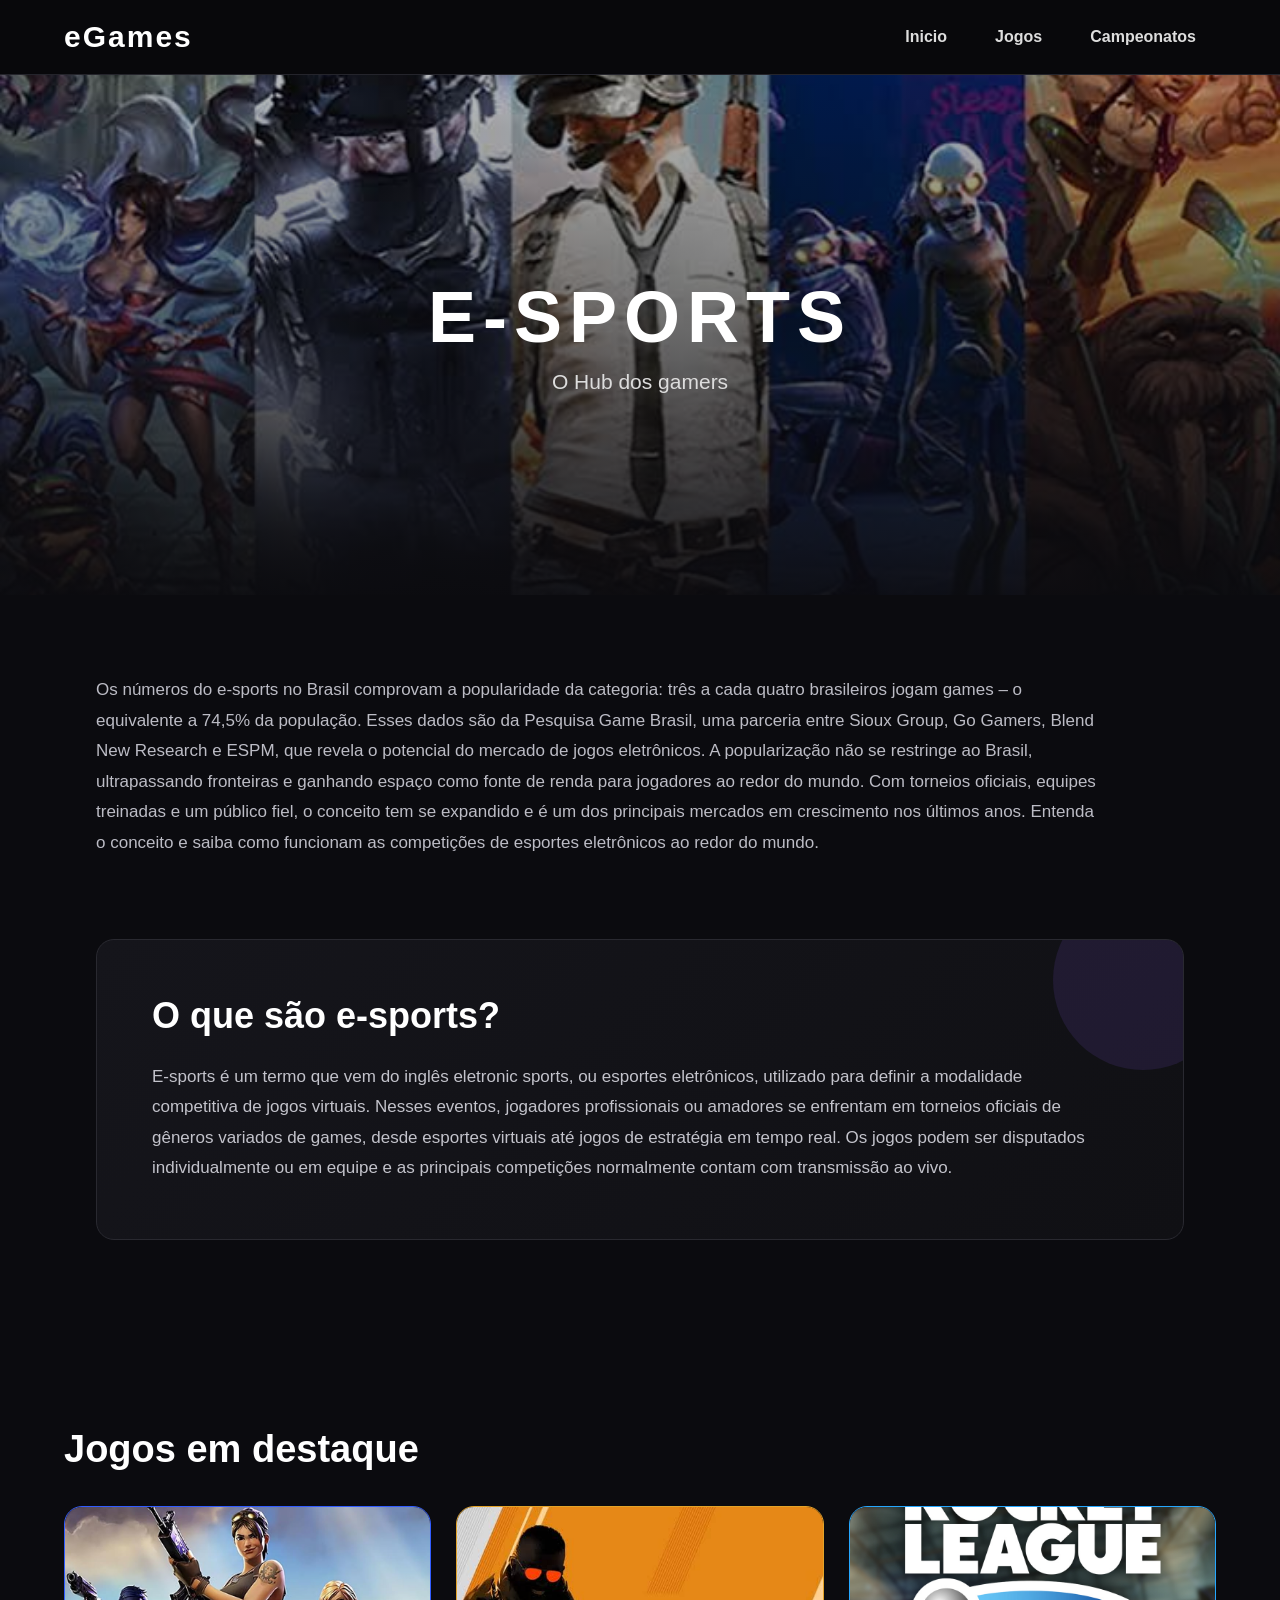
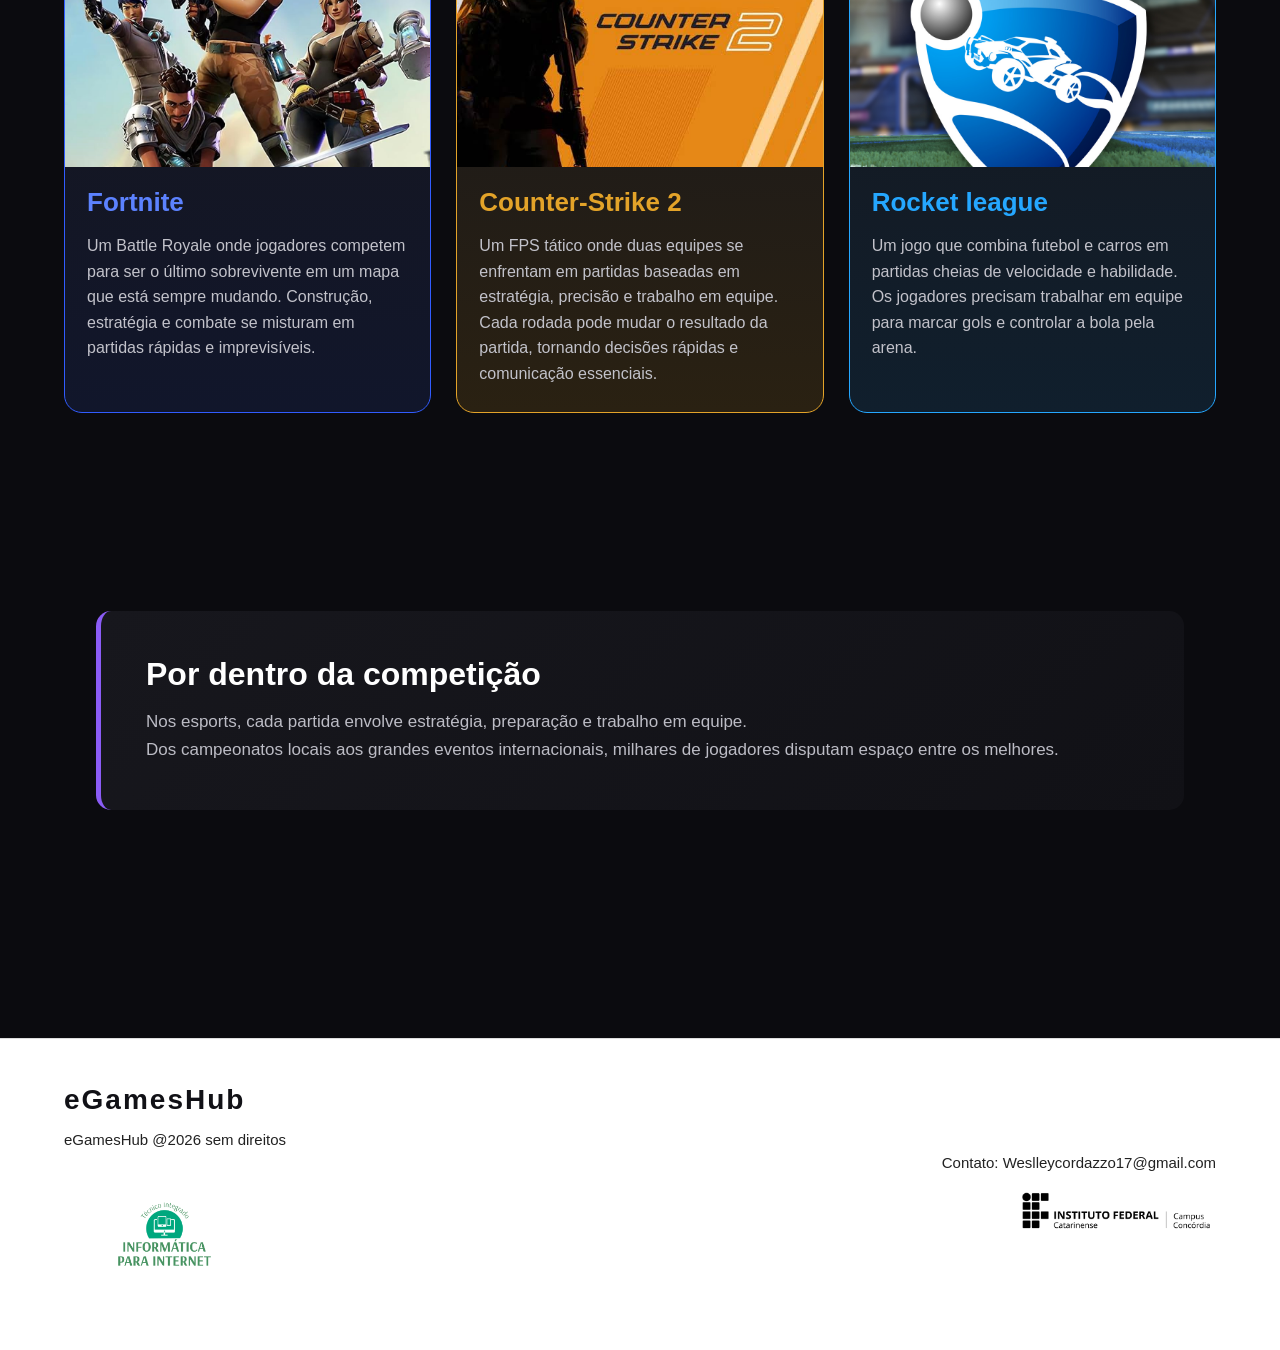
<file: index.html>
<!DOCTYPE html>
<html>
<head>

    <title>eGamesHub - Inicio</title>
    <link rel="stylesheet" href="style.css">

</head>
<body>
    
    <header>

        <div id="conteiner_header">

            <div id="nome_header">
                <p>eGames</p>    
            </div>

            <div id="paginas">

                <a href="index.html" class="botao_troca_pagina"><b>Inicio</b></a>
                <a href="paginas/jogos.html" class="botao_troca_pagina"><b>Jogos</b></a>
                <a href="paginas/campeonatos.html" class="botao_troca_pagina"><b>Campeonatos</b></a>

            </div>

        </div>

    </header>

    <section id="hero">

        <img src="imagens/hero.jpg">

        <h1>E-SPORTS</h1>

        <h3>O Hub dos gamers</h3>

    </section>


    <section id="introducao">

        <p>Os números do e-sports no Brasil comprovam a popularidade da categoria: três a cada quatro brasileiros jogam games – o equivalente a 74,5% da população.
Esses dados são da Pesquisa Game Brasil, uma parceria entre Sioux Group, Go Gamers, Blend New Research e ESPM, que revela o potencial do mercado de jogos eletrônicos.
A popularização não se restringe ao Brasil, ultrapassando fronteiras e ganhando espaço como fonte de renda para jogadores ao redor do mundo.
Com torneios oficiais, equipes treinadas e um público fiel, o conceito tem se expandido e é um dos principais mercados em crescimento nos últimos anos.
Entenda o conceito e saiba como funcionam as competições de esportes eletrônicos ao redor do mundo.</p>

    </section>

    <section id="oq_e">

        <h2>O que são e-sports?</h2>

        <p>E-sports é um termo que vem do inglês eletronic sports, ou esportes eletrônicos, utilizado para definir a modalidade competitiva de jogos virtuais.
Nesses eventos, jogadores profissionais ou amadores se enfrentam em torneios oficiais de gêneros variados de games, desde esportes virtuais até jogos de estratégia em tempo real.
Os jogos podem ser disputados individualmente ou em equipe e as principais competições normalmente contam com transmissão ao vivo.</p>

    </section>

    <br>

    <section id="jogos_destaque">
        <h2>Jogos em destaque</h2>

        <div id="conteiner_destaque">

            <div class="jogo_destaque" id="fortnite">

                <img src="imagens/capa_fortnite.jpg" alt="" width="400" height="250">
                <h3 class="titulo_jogo_destaque">Fortnite</h3>
                <p class="sobre_jogo_destaque">Um Battle Royale onde jogadores competem para ser o último sobrevivente em um mapa que está sempre mudando.
Construção, estratégia e combate se misturam em partidas rápidas e imprevisíveis.</p>

            </div>

            <div class="jogo_destaque" id="Counter-Strike 2">

                <img src="imagens/capa_cs2.jpg" alt="" width="400" height="250">
                <h3 class="titulo_jogo_destaque">Counter-Strike 2</h3>
                <p class="sobre_jogo_destaque">Um FPS tático onde duas equipes se enfrentam em partidas baseadas em estratégia, precisão e trabalho em equipe.
Cada rodada pode mudar o resultado da partida, tornando decisões rápidas e comunicação essenciais.</p>

            </div>

            <div class="jogo_destaque" id="Rocket league">

                <img src="imagens/capa_rochetleague.jpg" alt="" width="400" height="250">
                <h3 class="titulo_jogo_destaque">Rocket league</h3>
                <p class="sobre_jogo_destaque">Um jogo que combina futebol e carros em partidas cheias de velocidade e habilidade.
Os jogadores precisam trabalhar em equipe para marcar gols e controlar a bola pela arena.</p>

            </div>

        </div>

    </section>

    <br>

    <section id="por_dentro">

        <div id="bloco_por_dentro">

            <h2>Por dentro da competição</h2>
            <p>Nos esports, cada partida envolve estratégia, preparação e trabalho em equipe.<br> Dos campeonatos locais aos grandes eventos internacionais, milhares de jogadores disputam espaço entre os melhores.</p>

        </div>

    </section>

    <br>

    <footer>

        <div id="conteiner_footer">
            
            <div id="footer_esquerdo">
                <h3>eGamesHub @2026 sem direitos</h3>
                <img src="imagens/TI-Informatica-para-internet-1.png" alt="" width="200">
            </div>

            <div id="footer_direito">
                <h3>Contato: Weslleycordazzo17@gmail.com</h3>

                <img src="imagens/IFC Concórdia estendido PRETO fundo transparente.png" alt="" width="200">
            </div>

        </div>

    </footer>
</body>
</html>
</file>
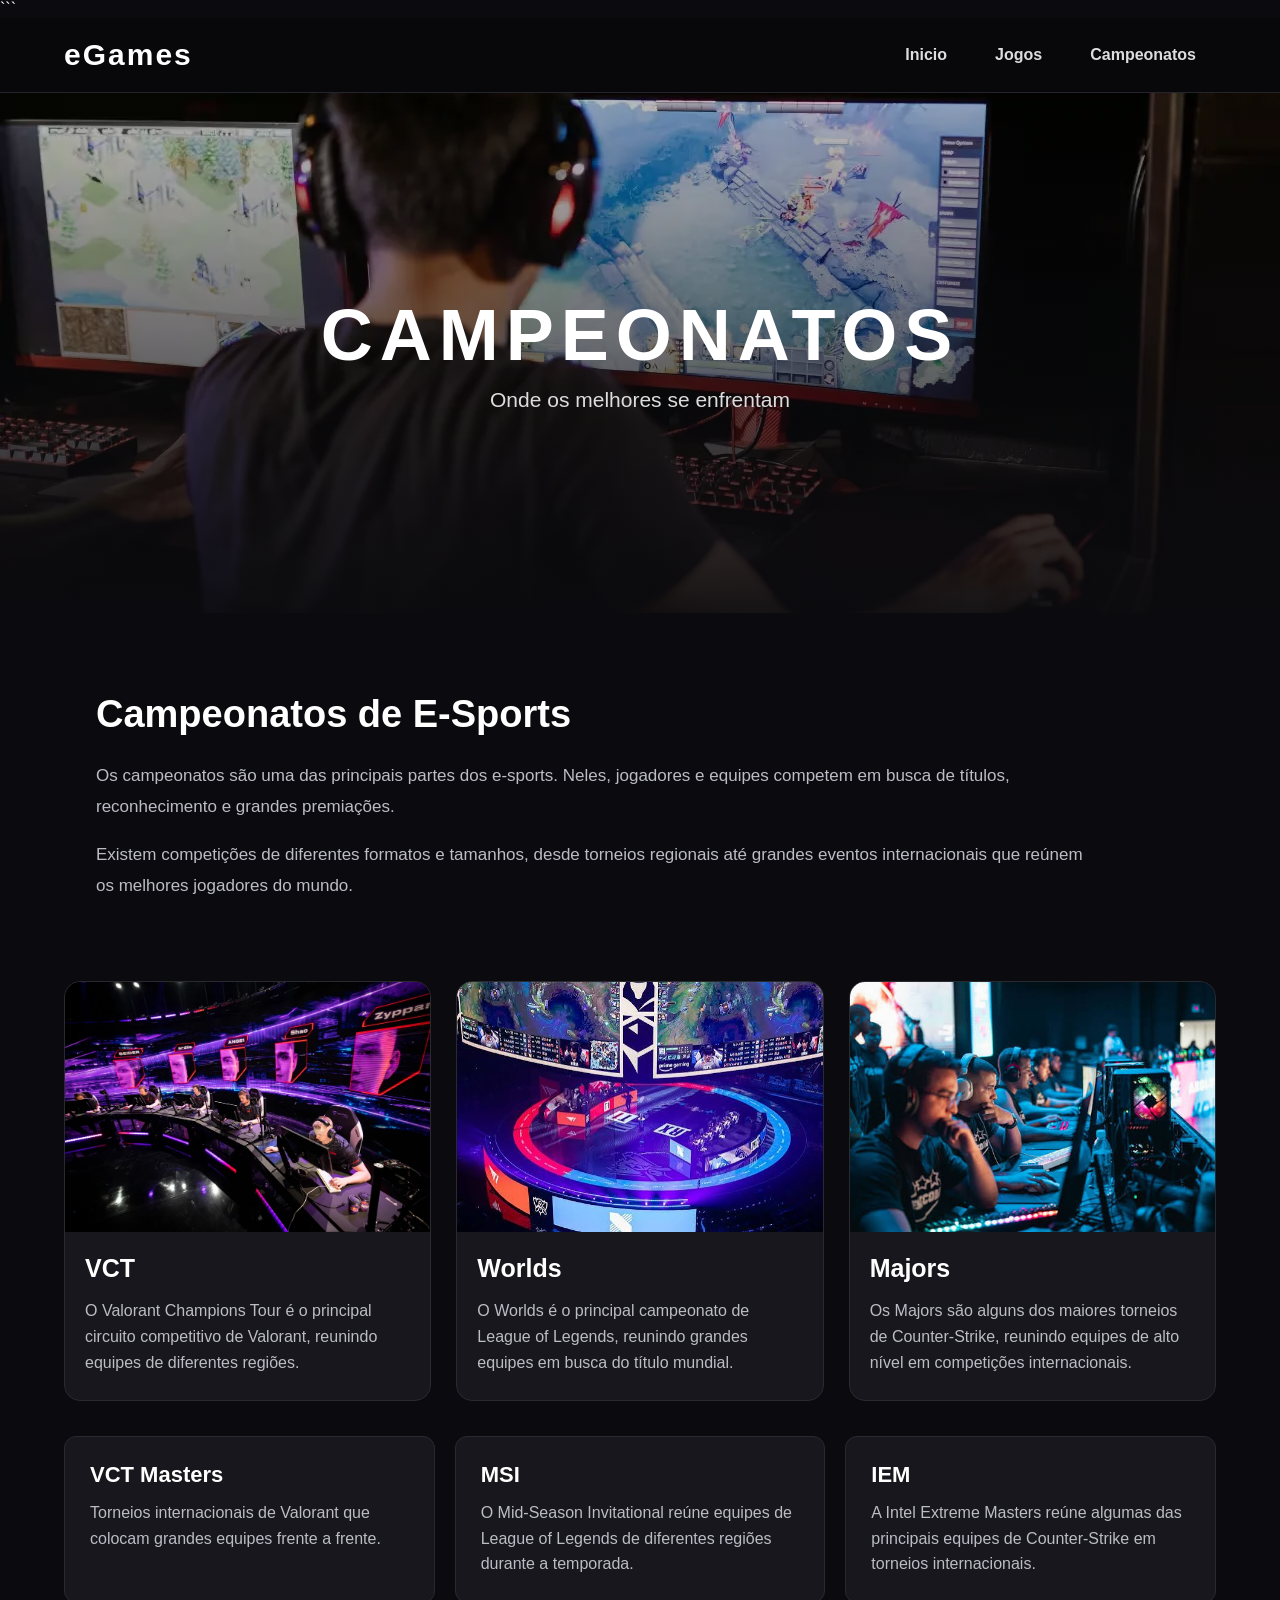
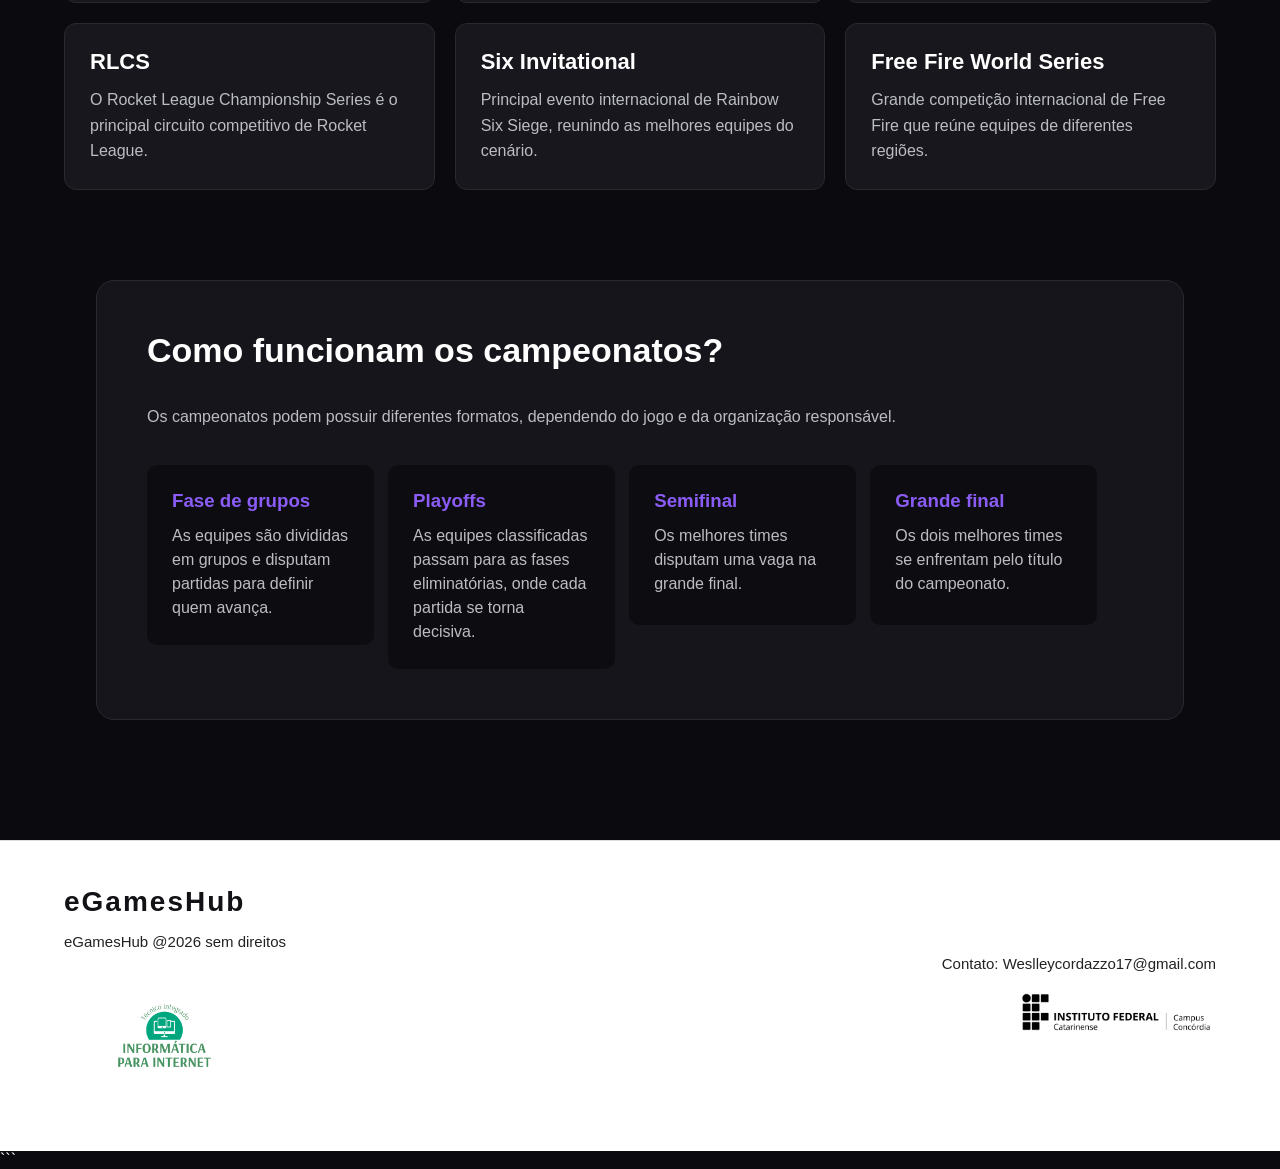
<file: paginas/campeonatos.html>
<!DOCTYPE html>

<html>

<head>
    <title>eGamesHub - Campeonatos</title>
    <link rel="stylesheet" href="../style.css">
</head>

<body>

```
<header>
    <div id="conteiner_header">

        <div id="nome_header">
            <p>eGames</p>
        </div>

        <div id="paginas">
            <a href="../index.html" class="botao_troca_pagina"><b>Inicio</b></a>
            <a href="jogos.html" class="botao_troca_pagina"><b>Jogos</b></a>
            <a href="campeonatos.html" class="botao_troca_pagina"><b>Campeonatos</b></a>
        </div>

    </div>
</header>


<section id="hero">

    <img src="../imagens/hero2.jpg">

    <h1>Campeonatos</h1>

    <h3>Onde os melhores se enfrentam</h3>

</section>


<section id="introdução">

    <div>
        <h2>Campeonatos de E-Sports</h2>
    </div>

    <div>

        <p>
            Os campeonatos são uma das principais partes dos e-sports.
            Neles, jogadores e equipes competem em busca de títulos,
            reconhecimento e grandes premiações.
        </p>

        <br>

        <p>
            Existem competições de diferentes formatos e tamanhos,
            desde torneios regionais até grandes eventos internacionais
            que reúnem os melhores jogadores do mundo.
        </p>

    </div>

</section>


<section id="campeonatos">

    <div id="conteiner-campeonatos">

        <div id="conteiner_destaque">

            <div class="campeonato_destaque">

                <img src="../imagens/campeonato_valorant.jpg" alt="" width="400" height="250">

                <h3 class="titulo_campeonato_destaque">VCT</h3>

                <p class="sobre_campeonato_destaque">
                    O Valorant Champions Tour é o principal circuito competitivo
                    de Valorant, reunindo equipes de diferentes regiões.
                </p>

            </div>


            <div class="campeonato_destaque">

                <img src="../imagens/campeonato_lol.jpg" alt="" width="400" height="250">

                <h3 class="titulo_campeonato_destaque">Worlds</h3>

                <p class="sobre_campeonato_destaque">
                    O Worlds é o principal campeonato de League of Legends,
                    reunindo grandes equipes em busca do título mundial.
                </p>

            </div>


            <div class="campeonato_destaque">

                <img src="../imagens/campeonato_cs2.jpg" alt="" width="400" height="250">

                <h3 class="titulo_campeonato_destaque">Majors</h3>

                <p class="sobre_campeonato_destaque">
                    Os Majors são alguns dos maiores torneios de Counter-Strike,
                    reunindo equipes de alto nível em competições internacionais.
                </p>

            </div>

        </div>


        <div id="conteiner_outros">

            <div class="campeonatos_random">

                <h3 class="titulo_campeonato_random">VCT Masters</h3>

                <p class="sobre_campeonato_random">
                    Torneios internacionais de Valorant que colocam grandes
                    equipes frente a frente.
                </p>

            </div>


            <div class="campeonatos_random">

                <h3 class="titulo_campeonato_random">MSI</h3>

                <p class="sobre_campeonato_random">
                    O Mid-Season Invitational reúne equipes de League of Legends
                    de diferentes regiões durante a temporada.
                </p>

            </div>


            <div class="campeonatos_random">

                <h3 class="titulo_campeonato_random">IEM</h3>

                <p class="sobre_campeonato_random">
                    A Intel Extreme Masters reúne algumas das principais equipes
                    de Counter-Strike em torneios internacionais.
                </p>

            </div>


            <div class="campeonatos_random">

                <h3 class="titulo_campeonato_random">RLCS</h3>

                <p class="sobre_campeonato_random">
                    O Rocket League Championship Series é o principal circuito
                    competitivo de Rocket League.
                </p>

            </div>


            <div class="campeonatos_random">

                <h3 class="titulo_campeonato_random">Six Invitational</h3>

                <p class="sobre_campeonato_random">
                    Principal evento internacional de Rainbow Six Siege,
                    reunindo as melhores equipes do cenário.
                </p>

            </div>


            <div class="campeonatos_random">

                <h3 class="titulo_campeonato_random">Free Fire World Series</h3>

                <p class="sobre_campeonato_random">
                    Grande competição internacional de Free Fire que reúne
                    equipes de diferentes regiões.
                </p>

            </div>

        </div>

    </div>

</section>


<section id="competitivo">

    <div>

        <h2>Como funcionam os campeonatos?</h2>

        <br>

        <p>
            Os campeonatos podem possuir diferentes formatos,
            dependendo do jogo e da organização responsável.
        </p>


        <div>

            <h3>Fase de grupos</h3>

            <p>
                As equipes são divididas em grupos e disputam partidas
                para definir quem avança.
            </p>

        </div>


        <div>

            <h3>Playoffs</h3>

            <p>
                As equipes classificadas passam para as fases eliminatórias,
                onde cada partida se torna decisiva.
            </p>

        </div>


        <div>

            <h3>Semifinal</h3>

            <p>
                Os melhores times disputam uma vaga na grande final.
            </p>

        </div>


        <div>

            <h3>Grande final</h3>

            <p>
                Os dois melhores times se enfrentam pelo título
                do campeonato.
            </p>

        </div>

    </div>

</section>


<footer>

    <div id="conteiner_footer">

        <div id="footer_esquerdo">

            <h3>eGamesHub @2026 sem direitos</h3>

            <img src="../imagens/TI-Informatica-para-internet-1.png" alt="" width="200">

        </div>


        <div id="footer_direito">

            <h3>Contato: Weslleycordazzo17@gmail.com</h3>

            <img src="../imagens/IFC Concórdia estendido PRETO fundo transparente.png" alt="" width="200">

        </div>

    </div>

</footer>
```

</body>

</html>
</file>
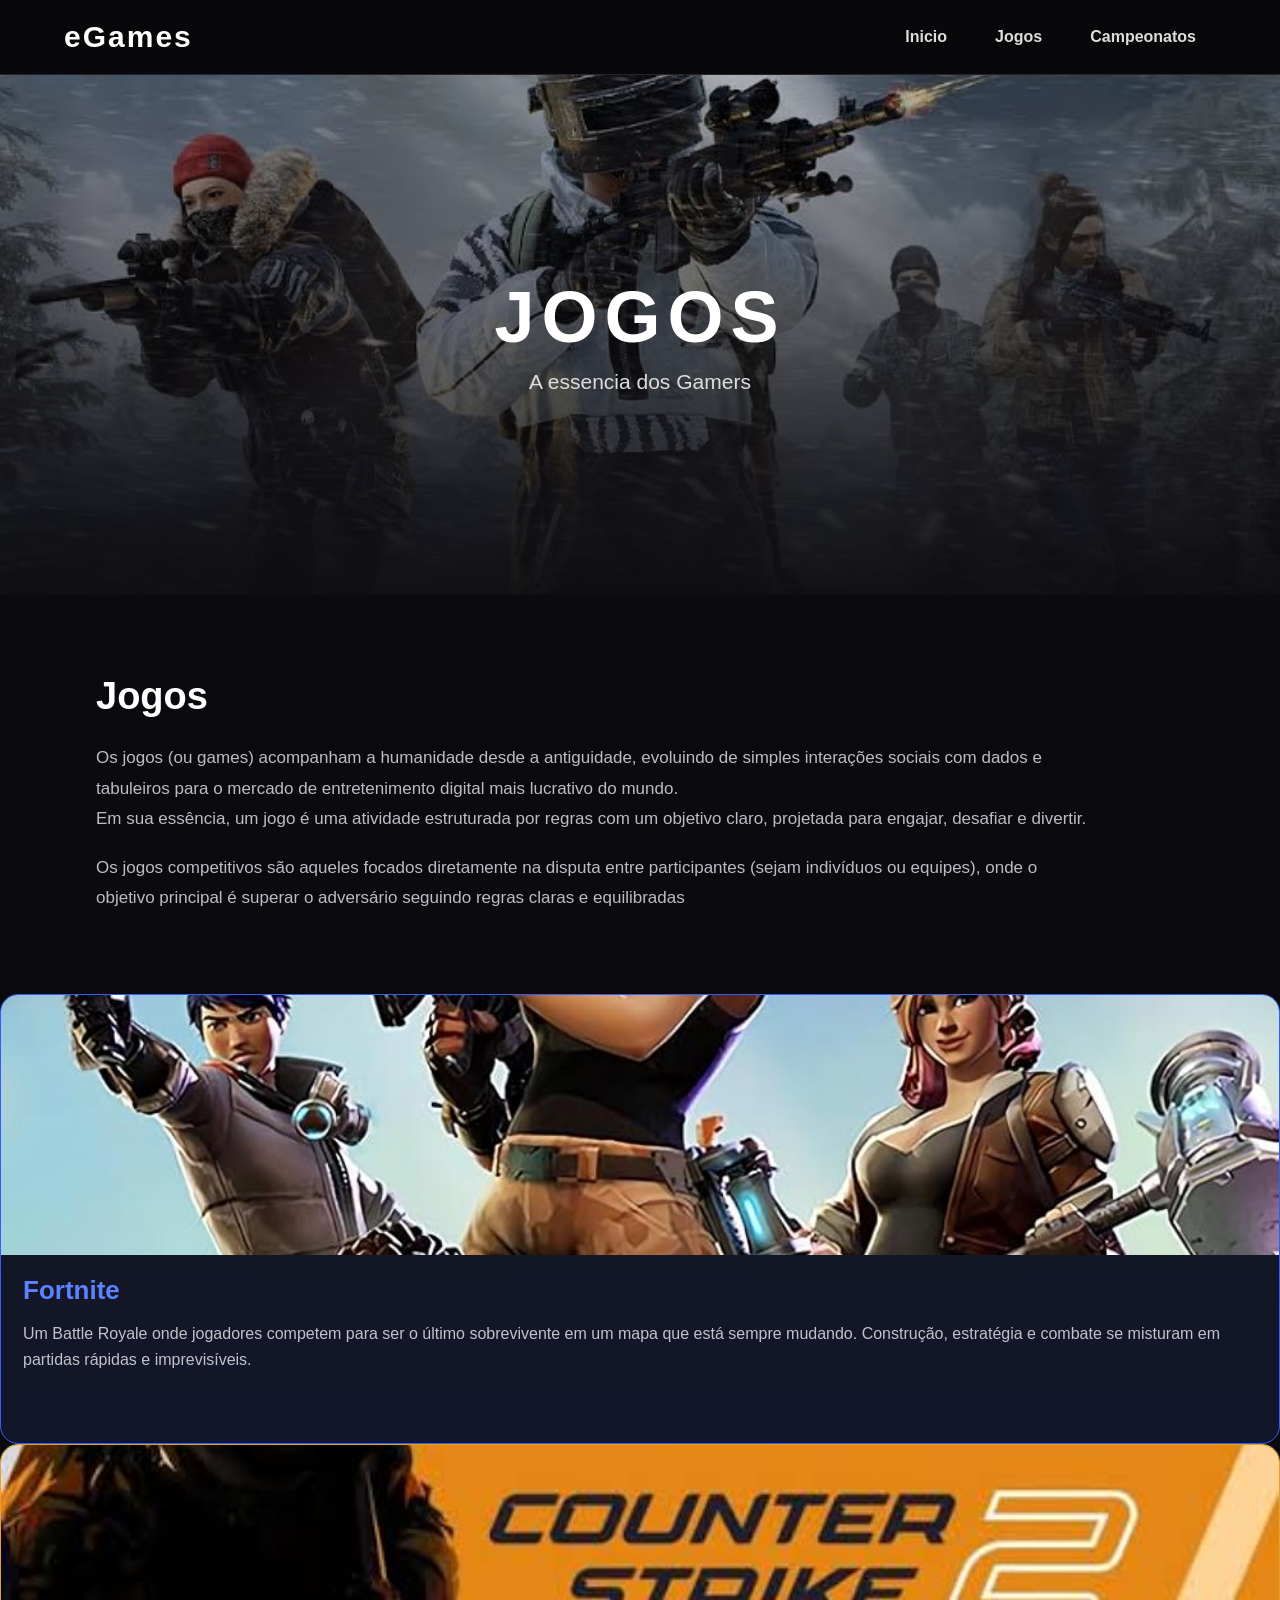
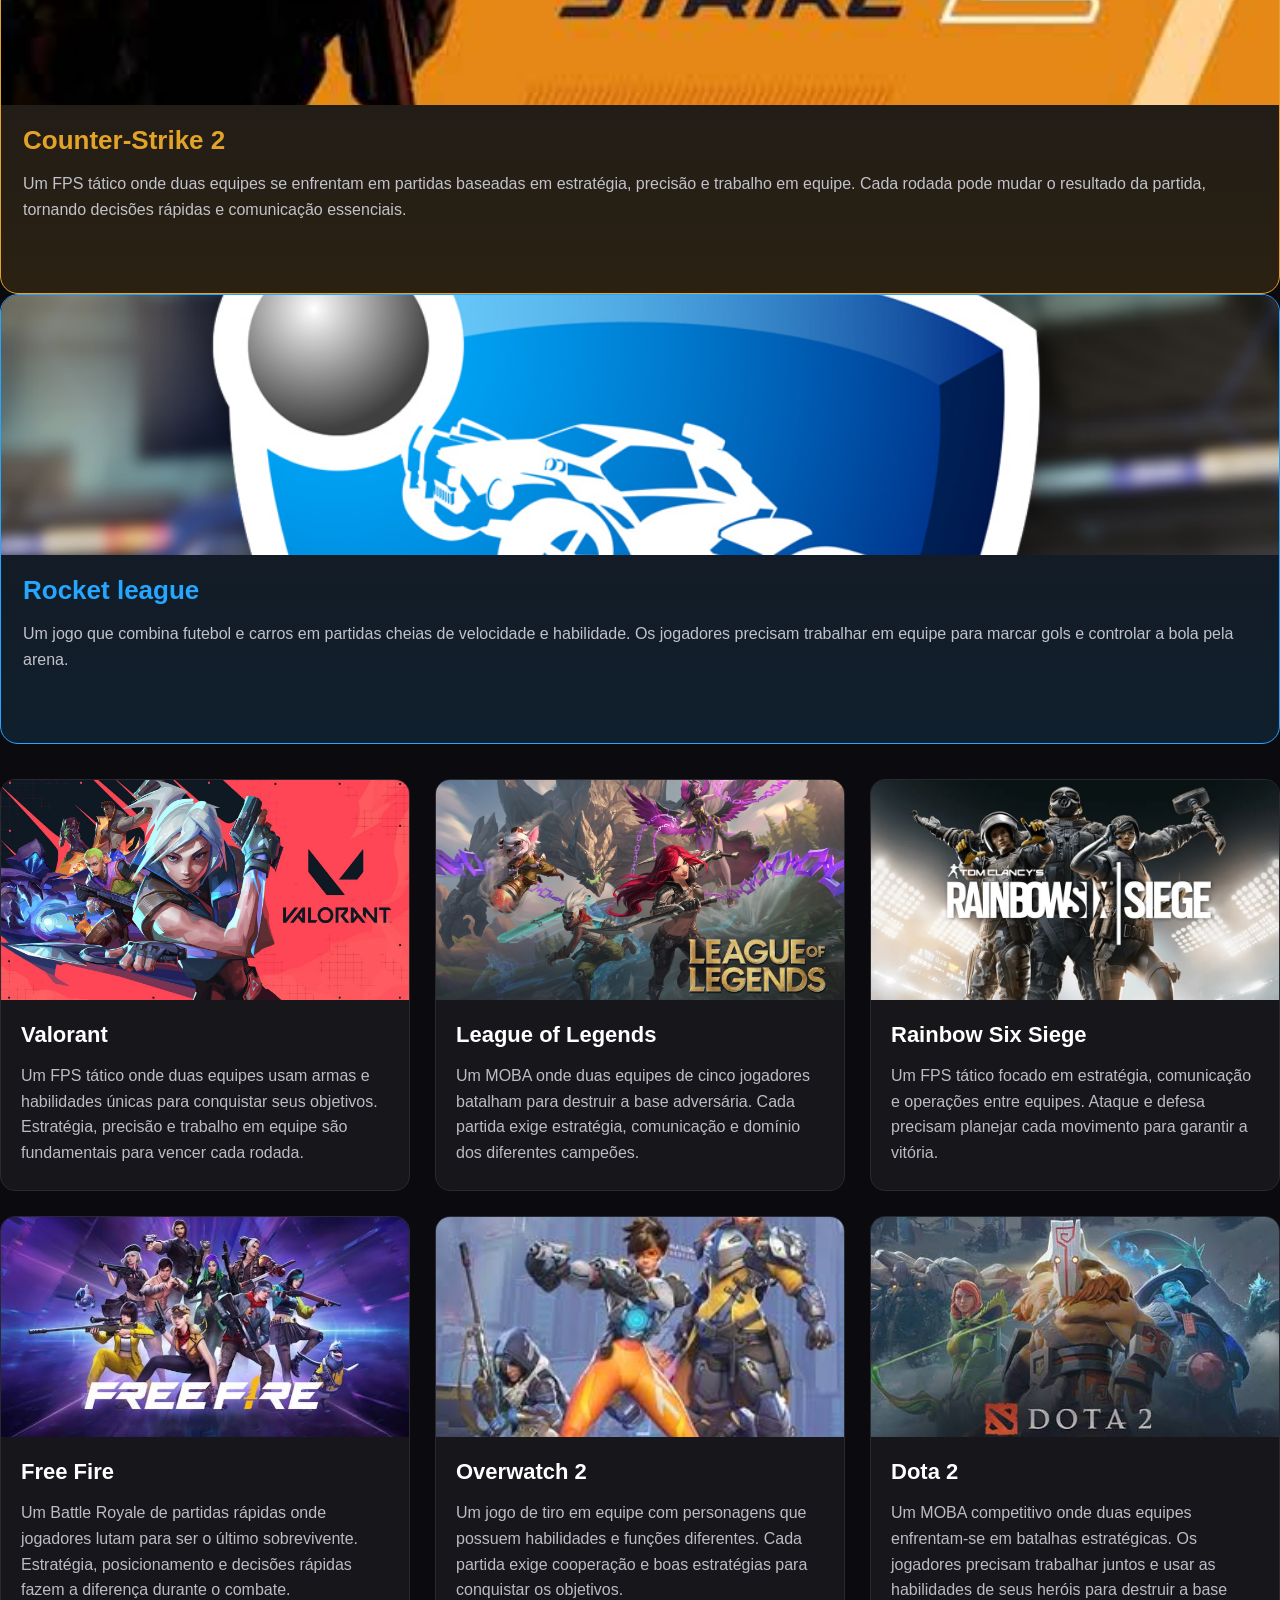
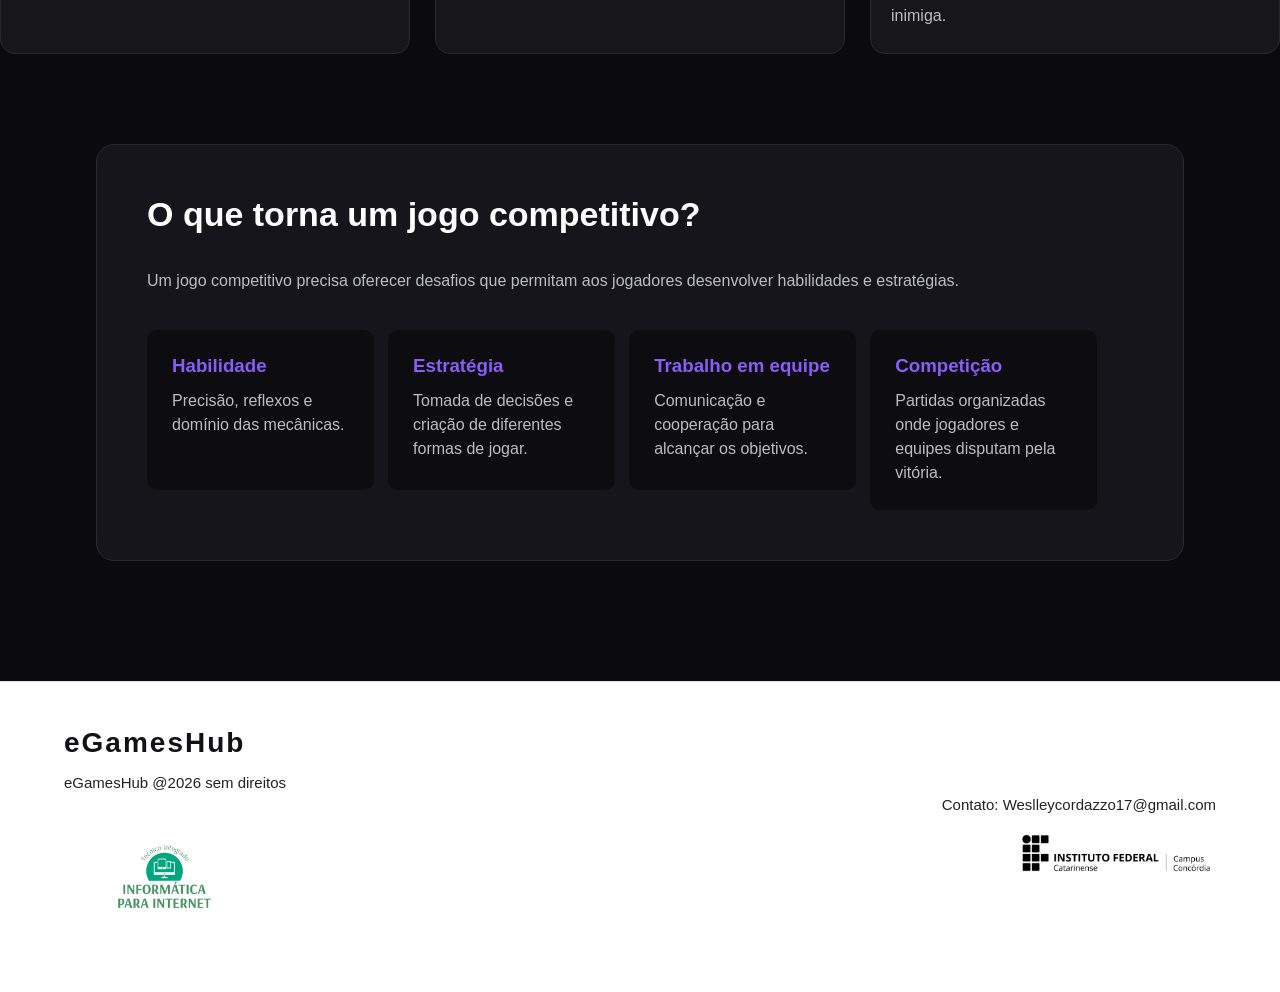
<file: paginas/jogos.html>
<!DOCTYPE html>
<html>
<head>

    <title>eGamesHub - Jogos</title>
    <link rel="stylesheet" href="../style.css">

</head>
<body>
    
    <header>

        <div id="conteiner_header">

            <div id="nome_header">
                <p>eGames</p>    
            </div>

            <div id="paginas">

                <a href="../index.html" class="botao_troca_pagina"><b>Inicio</b></a>
                <a href="jogos.html" class="botao_troca_pagina"><b>Jogos</b></a>
                <a href="campeonatos.html" class="botao_troca_pagina"><b>Campeonatos</b></a>

            </div>

        </div>

    </header>

    <section id="hero">

        <img src="../imagens/hero3.jpg">

        <h1>Jogos</h1>

        <h3>A essencia dos Gamers</h3>

    </section>

    <section id="introdução">

        <div><h2>Jogos</h2></div>
        <div>

            <p>Os jogos (ou games) acompanham a humanidade desde a antiguidade, evoluindo de simples interações sociais com dados e tabuleiros para o mercado de entretenimento digital mais lucrativo do mundo.<br> Em sua essência, um jogo é uma atividade estruturada por regras com um objetivo claro, projetada para engajar, desafiar e divertir.</p>

            <br>

            <p>Os jogos competitivos são aqueles focados diretamente na disputa entre participantes (sejam indivíduos ou equipes), onde o objetivo principal é superar o adversário seguindo regras claras e equilibradas</p>

        </div>

    </section>

    <section id="jogos">

        <div id="conteiner-jogos">

            <div id="conteiner_destaque">

                <div class="jogo_destaque" id="fortnite">
    
                    <img src="../imagens/capa_fortnite.jpg" alt="" width="400" height="250">
                    <h3 class="titulo_jogo_destaque">Fortnite</h3>
                    <p class="sobre_jogo_destaque">Um Battle Royale onde jogadores competem para ser o último sobrevivente em um mapa que está sempre mudando.
    Construção, estratégia e combate se misturam em partidas rápidas e imprevisíveis.</p>
    
                </div>
    
                <div class="jogo_destaque" id="Counter-Strike 2">
    
                    <img src="../imagens/capa_cs2.jpg" alt="" width="400" height="250">
                    <h3 class="titulo_jogo_destaque">Counter-Strike 2</h3>
                    <p class="sobre_jogo_destaque">Um FPS tático onde duas equipes se enfrentam em partidas baseadas em estratégia, precisão e trabalho em equipe.
    Cada rodada pode mudar o resultado da partida, tornando decisões rápidas e comunicação essenciais.</p>
    
                </div>
    
                <div class="jogo_destaque" id="Rocket league">
    
                    <img src="../imagens/capa_rochetleague.jpg" alt="" width="400" height="250">
                    <h3 class="titulo_jogo_destaque">Rocket league</h3>
                    <p class="sobre_jogo_destaque">Um jogo que combina futebol e carros em partidas cheias de velocidade e habilidade.
    Os jogadores precisam trabalhar em equipe para marcar gols e controlar a bola pela arena.</p>
    
                </div>
    
            </div>


            <div id="conteiner_outros">

                <div class="jogos_random">
    
                    <img src="../imagens/capa_val.jpg" alt="" width="400" height="250">
                    <h3 class="titulo_jogo_random">Valorant</h3>
                    <p class="sobre_jogo_random">Um FPS tático onde duas equipes usam armas e habilidades únicas para conquistar seus objetivos.
                        Estratégia, precisão e trabalho em equipe são fundamentais para vencer cada rodada.</p>

                </div>

                <div class="jogos_random">
    
                    <img src="../imagens/capa_lol.jpg" alt="" width="400" height="250">
                    <h3 class="titulo_jogo_random">League of Legends</h3>
                    <p class="sobre_jogo_random">Um MOBA onde duas equipes de cinco jogadores batalham para destruir a base adversária.
                        Cada partida exige estratégia, comunicação e domínio dos diferentes campeões.</p>

                </div>

                <div class="jogos_random">
    
                    <img src="../imagens\capa_rss.jpg" alt="" width="400" height="250">
                    <h3 class="titulo_jogo_random">Rainbow Six Siege</h3>
                    <p class="sobre_jogo_random">Um FPS tático focado em estratégia, comunicação e operações entre equipes.
                        Ataque e defesa precisam planejar cada movimento para garantir a vitória.</p>

                </div>

                <div class="jogos_random">
    
                    <img src="../imagens/capa_ff.jpg" alt="" width="400" height="250">
                    <h3 class="titulo_jogo_random">Free Fire</h3>
                    <p class="sobre_jogo_random">Um Battle Royale de partidas rápidas onde jogadores lutam para ser o último sobrevivente.
                        Estratégia, posicionamento e decisões rápidas fazem a diferença durante o combate.</p>

                </div>

                <div class="jogos_random">
    
                    <img src="../imagens/capa_overwath.jpg" alt="" width="400" height="250">
                    <h3 class="titulo_jogo_random">Overwatch 2</h3>
                    <p class="sobre_jogo_random">Um jogo de tiro em equipe com personagens que possuem habilidades e funções diferentes.
                        Cada partida exige cooperação e boas estratégias para conquistar os objetivos.</p>

                </div>

                <div class="jogos_random">
    
                    <img src="../imagens/capa_dota.jpg" alt="" width="400" height="250">
                    <h3 class="titulo_jogo_random">Dota 2</h3>
                    <p class="sobre_jogo_random">Um MOBA competitivo onde duas equipes enfrentam-se em batalhas estratégicas.
                        Os jogadores precisam trabalhar juntos e usar as habilidades de seus heróis para destruir a base inimiga.</p>

                </div>

            </div>

        </div>

    </section>

    <section id="competitivo">

        <div>

            <h2>O que torna um jogo competitivo?</h2>
            <br>
            <p>Um jogo competitivo precisa oferecer desafios que permitam aos jogadores desenvolver habilidades e estratégias.</p>

            <div>
                <h3>Habilidade</h3>
                <p>Precisão, reflexos e domínio das mecânicas.</p>
            </div>

            <div>
                <h3>Estratégia</h3>
                <p>Tomada de decisões e criação de diferentes formas de jogar.</p>
            </div>

            <div>
                <h3>Trabalho em equipe</h3>
                <p>Comunicação e cooperação para alcançar os objetivos.</p>
            </div>

            <div>
                <h3>Competição</h3>
                <p>Partidas organizadas onde jogadores e equipes disputam pela vitória.</p>
            </div>

        </div>

    </section>

    <footer>

        <div id="conteiner_footer">
            
            <div id="footer_esquerdo">
                <h3>eGamesHub @2026 sem direitos</h3>
                <img src="../imagens/TI-Informatica-para-internet-1.png" alt="" width="200">
            </div>

            <div id="footer_direito">
                <h3>Contato: Weslleycordazzo17@gmail.com</h3>

                <img src="../imagens/IFC Concórdia estendido PRETO fundo transparente.png" alt="" width="200">
            </div>

        </div>

    </footer>

</body>
</html>
</file>
<file: style.css>
* {
    margin: 0;
    padding: 0;
    box-sizing: border-box;
    }
  
  body {
  background-color: #0b0b0f;
  color: white;
  font-family: Arial, Helvetica, sans-serif;
  }
  
  header {
  width: 100%;
  height: 75px;
  background-color: #08080b;
  border-bottom: 1px solid #24242b;
  position: sticky;
  top: 0;
  z-index: 100;
  }
  
  #conteiner_header {
  width: 90%;
  max-width: 1400px;
  height: 100%;
  margin: auto;
  display: flex;
  align-items: center;
  justify-content: space-between;
  }
  
  #nome_header p {
  font-size: 30px;
  font-weight: bold;
  letter-spacing: 2px;
  }
  
  #paginas {
  display: flex;
  gap: 8px;
  }
  
  .botao_troca_pagina {
  color: #ddd;
  text-decoration: none;
  padding: 12px 20px;
  border-radius: 6px;
  transition: 0.3s;
  }
  
  .botao_troca_pagina:hover {
  background-color: white;
  color: #08080b;
  }
  
  /* HERO */
  
  #hero {
  height: 520px;
  position: relative;
  overflow: hidden;
  display: flex;
  flex-direction: column;
  justify-content: center;
  align-items: center;
  text-align: center;
  }
  
  #hero img {
  position: absolute;
  width: 100%;
  height: 100%;
  object-fit: cover;
  z-index: -2;
  }
  
  #hero::after {
  content: "";
  position: absolute;
  inset: 0;
  background: linear-gradient(
  to bottom,
  rgba(0, 0, 0, 0.25),
  rgba(11, 11, 15, 0.95)
  );
  z-index: -1;
  }
  
  #hero h1 {
  font-size: 72px;
  letter-spacing: 7px;
  text-transform: uppercase;
  }
  
  #hero h3 {
  margin-top: 12px;
  font-size: 21px;
  font-weight: normal;
  color: #ddd;
  }
  
  /* INTRODUÇÃO */
  
  #introducao,
  #introdução {
  width: 85%;
  max-width: 1150px;
  margin: 80px auto;
  }
  
  #introducao h2,
  #introdução h2 {
  font-size: 38px;
  margin-bottom: 25px;
  }
  
  #introducao p,
  #introdução p {
  color: #bcbcc5;
  font-size: 17px;
  line-height: 1.8;
  max-width: 1000px;
  }
  
  /* O QUE SÃO E-SPORTS */
  
  #oq_e {
  width: 85%;
  max-width: 1150px;
  margin: 80px auto;
  padding: 55px;
  background: linear-gradient(135deg, #15151b, #101014);
  border: 1px solid #292930;
  border-radius: 18px;
  position: relative;
  overflow: hidden;
  }
  
  #oq_e::before {
  content: "";
  position: absolute;
  width: 180px;
  height: 180px;
  background: #8b5cf6;
  opacity: 0.12;
  border-radius: 50%;
  right: -50px;
  top: -50px;
  }
  
  #oq_e h2 {
  font-size: 36px;
  margin-bottom: 25px;
  }
  
  #oq_e p {
  max-width: 950px;
  color: #c3c3cb;
  line-height: 1.8;
  font-size: 17px;
  }
  
  /* JOGOS EM DESTAQUE */
  
  #jogos_destaque {
  width: 90%;
  max-width: 1300px;
  margin: 90px auto;
  }
  
  #jogos_destaque h2 {
  font-size: 38px;
  margin-bottom: 35px;
  }
  
  #jogos_destaque #conteiner_destaque {
  display: grid;
  grid-template-columns: repeat(3, 1fr);
  gap: 25px;
  }
  
  /* CARD PADRÃO */
  
  .jogo_destaque {
  min-height: 450px;
  border-radius: 18px;
  overflow: hidden;
  position: relative;
  border: 1px solid #303038;
  background-color: #17171d;
  transition: 0.35s;
  }
  
  .jogo_destaque:hover {
  transform: translateY(-10px);
  }
  
  /* IMAGEM */
  
  .jogo_destaque img {
  width: 100%;
  height: 260px;
  object-fit: cover;
  display: block;
  }
  
  /* TEXTO */
  
  .titulo_jogo_destaque {
  font-size: 26px;
  padding: 20px 22px 5px;
  }
  
  .sobre_jogo_destaque {
  color: #c2c2ca;
  line-height: 1.6;
  padding: 10px 22px 25px;
  }
  
  /* FORTNITE */
  
  #fortnite {
  border-color: #315cff;
  background: linear-gradient(
  180deg,
  #17171d 0%,
  #11162b 100%
  );
  }
  
  #fortnite:hover {
  box-shadow: 0 15px 45px rgba(49, 92, 255, 0.25);
  }
  
  #fortnite .titulo_jogo_destaque {
  color: #5c82ff;
  }
  
  /* COUNTER-STRIKE */
  
  #Counter-Strike\ 2 {
  border-color: #e3a329;
  background: linear-gradient(
  180deg,
  #17171d 0%,
  #2a2112 100%
  );
  }
  
  #Counter-Strike\ 2:hover {
  box-shadow: 0 15px 45px rgba(227, 163, 41, 0.22);
  }
  
  #Counter-Strike\ 2 .titulo_jogo_destaque {
  color: #e3a329;
  }
  
  /* ROCKET LEAGUE */
  
  #Rocket\ league {
  border-color: #25a7ff;
  background: linear-gradient(
  180deg,
  #17171d 0%,
  #101f2d 100%
  );
  }
  
  #Rocket\ league:hover {
  box-shadow: 0 15px 45px rgba(37, 167, 255, 0.25);
  }
  
  #Rocket\ league .titulo_jogo_destaque {
  color: #25a7ff;
  }
  
  /* EFEITO NAS IMAGENS */
  
  .jogo_destaque img {
  transition: 0.4s;
  }
  
  .jogo_destaque:hover img {
  transform: scale(1.05);
  }
  
  /* POR DENTRO */
  
  #por_dentro {
  width: 85%;
  max-width: 1150px;
  margin: 90px auto;
  }
  
  #bloco_por_dentro {
  padding: 45px;
  border-radius: 15px;
  background: linear-gradient(135deg, #17171d, #111116);
  border-left: 5px solid #8b5cf6;
  }
  
  #bloco_por_dentro h2 {
  font-size: 32px;
  margin-bottom: 15px;
  }
  
  #bloco_por_dentro p {
  color: #bcbcc5;
  line-height: 1.7;
  font-size: 17px;
  }
  
  /* OUTROS JOGOS */
  
  #conteiner_outros {
  display: grid;
  grid-template-columns: repeat(3, 1fr);
  gap: 25px;
  margin-top: 35px;
  }
  
  .jogos_random {
  background-color: #16161b;
  border: 1px solid #292930;
  border-radius: 15px;
  overflow: hidden;
  transition: 0.3s;
  }
  
  .jogos_random:hover {
  transform: translateY(-7px);
  border-color: #8b5cf6;
  }
  
  .jogos_random img {
  width: 100%;
  height: 220px;
  object-fit: cover;
  }
  
  .titulo_jogo_random {
  font-size: 22px;
  padding: 18px 20px 5px;
  }
  
  .sobre_jogo_random {
  color: #bcbcc5;
  line-height: 1.6;
  padding: 10px 20px 25px;
  }
  
  /* COMPETITIVO */
  
  #competitivo {
  width: 85%;
  max-width: 1200px;
  margin: 90px auto;
  padding: 50px;
  background-color: #15151b;
  border: 1px solid #292930;
  border-radius: 18px;
  }
  
  #competitivo h2 {
  font-size: 34px;
  margin-bottom: 15px;
  }
  
  #competitivo > div > p {
  color: #bcbcc5;
  line-height: 1.7;
  margin-bottom: 35px;
  }
  
  #competitivo > div > div {
  display: inline-block;
  vertical-align: top;
  width: 23%;
  margin-right: 1%;
  padding: 25px;
  background-color: #0d0d11;
  border-radius: 10px;
  min-height: 160px;
  }
  
  #competitivo h3 {
  color: #8b5cf6;
  margin-bottom: 12px;
  }
  
  #competitivo p {
  color: #bcbcc5;
  line-height: 1.5;
  }
  
  /* CAMPEONATOS */
  
  #campeonatos {
  width: 90%;
  max-width: 1300px;
  margin: 80px auto;
  }
  
  #campeonatos #conteiner_destaque {
  display: grid;
  grid-template-columns: repeat(3, 1fr);
  gap: 25px;
  }
  
  .campeonato_destaque {
  background-color: #17171d;
  border: 1px solid #292930;
  border-radius: 16px;
  overflow: hidden;
  transition: 0.3s;
  }
  
  .campeonato_destaque:hover {
  transform: translateY(-8px);
  border-color: #8b5cf6;
  }
  
  .campeonato_destaque img {
  width: 100%;
  height: 250px;
  object-fit: cover;
  }
  
  .titulo_campeonato_destaque {
  font-size: 25px;
  padding: 18px 20px 5px;
  }
  
  .sobre_campeonato_destaque {
  color: #bcbcc5;
  line-height: 1.6;
  padding: 10px 20px 25px;
  }
  
  #campeonatos #conteiner_outros {
  display: grid;
  grid-template-columns: repeat(3, 1fr);
  gap: 20px;
  }
  
  .campeonatos_random {
  background-color: #17171d;
  border: 1px solid #292930;
  border-radius: 12px;
  padding: 25px;
  transition: 0.3s;
  }
  
  .campeonatos_random:hover {
  transform: translateY(-5px);
  border-color: #8b5cf6;
  }
  
  .titulo_campeonato_random {
  font-size: 22px;
  margin-bottom: 12px;
  }
  
  .sobre_campeonato_random {
  color: #bcbcc5;
  line-height: 1.6;
  }
  
  /* FOOTER PROFISSIONAL */
  
  footer {
  margin-top: 120px;
  background-color: white;
  color: #111116;
  border-top: 1px solid #ddd;
  }
  
  #conteiner_footer {
  width: 90%;
  max-width: 1300px;
  margin: auto;
  min-height: 240px;
  padding: 45px 0;
  display: flex;
  justify-content: space-between;
  align-items: center;
  }
  
  #footer_esquerdo,
  #footer_direito {
  display: flex;
  flex-direction: column;
  gap: 15px;
  }
  
  #footer_esquerdo h3,
  #footer_direito h3 {
  color: #222;
  font-size: 15px;
  font-weight: normal;
  }
  
  #footer_esquerdo::before {
  content: "eGamesHub";
  font-size: 28px;
  font-weight: bold;
  letter-spacing: 2px;
  }
  
  #footer_direito {
  text-align: right;
  align-items: flex-end;
  }
  
  #footer_esquerdo img,
  #footer_direito img {
  max-width: 200px;
  height: auto;
  }
  
  /* RESPONSIVO */
  
  @media (max-width: 900px) {
  

  #jogos_destaque #conteiner_destaque,
  #conteiner_outros,
  #campeonatos #conteiner_destaque,
  #campeonatos #conteiner_outros {
      grid-template-columns: repeat(2, 1fr);
  }
  
  #competitivo > div > div {
      width: 48%;
      margin-bottom: 15px;
  }
  
  #hero h1 {
      font-size: 55px;
  }
  
  }
  
  @media (max-width: 600px) {
  

  #conteiner_header {
      flex-direction: column;
      padding: 15px 0;
      gap: 15px;
  }
  
  header {
      height: auto;
  }
  
  #paginas {
      flex-wrap: wrap;
      justify-content: center;
  }
  
  #hero {
      height: 400px;
  }
  
  #hero h1 {
      font-size: 40px;
  }
  
  #introducao,
  #introdução,
  #oq_e,
  #jogos_destaque,
  #jogos,
  #campeonatos,
  #por_dentro,
  #competitivo {
      width: 92%;
  }
  
  #jogos_destaque #conteiner_destaque,
  #conteiner_outros,
  #campeonatos #conteiner_destaque,
  #campeonatos #conteiner_outros {
      grid-template-columns: 1fr;
  }
  
  #oq_e,
  #competitivo {
      padding: 30px;
  }
  
  #competitivo > div > div {
      width: 100%;
      margin-right: 0;
  }
  
  #conteiner_footer {
      flex-direction: column;
      align-items: flex-start;
      gap: 35px;
  }
  
  #footer_direito {
      text-align: left;
      align-items: flex-start;
  }

}
</file>
